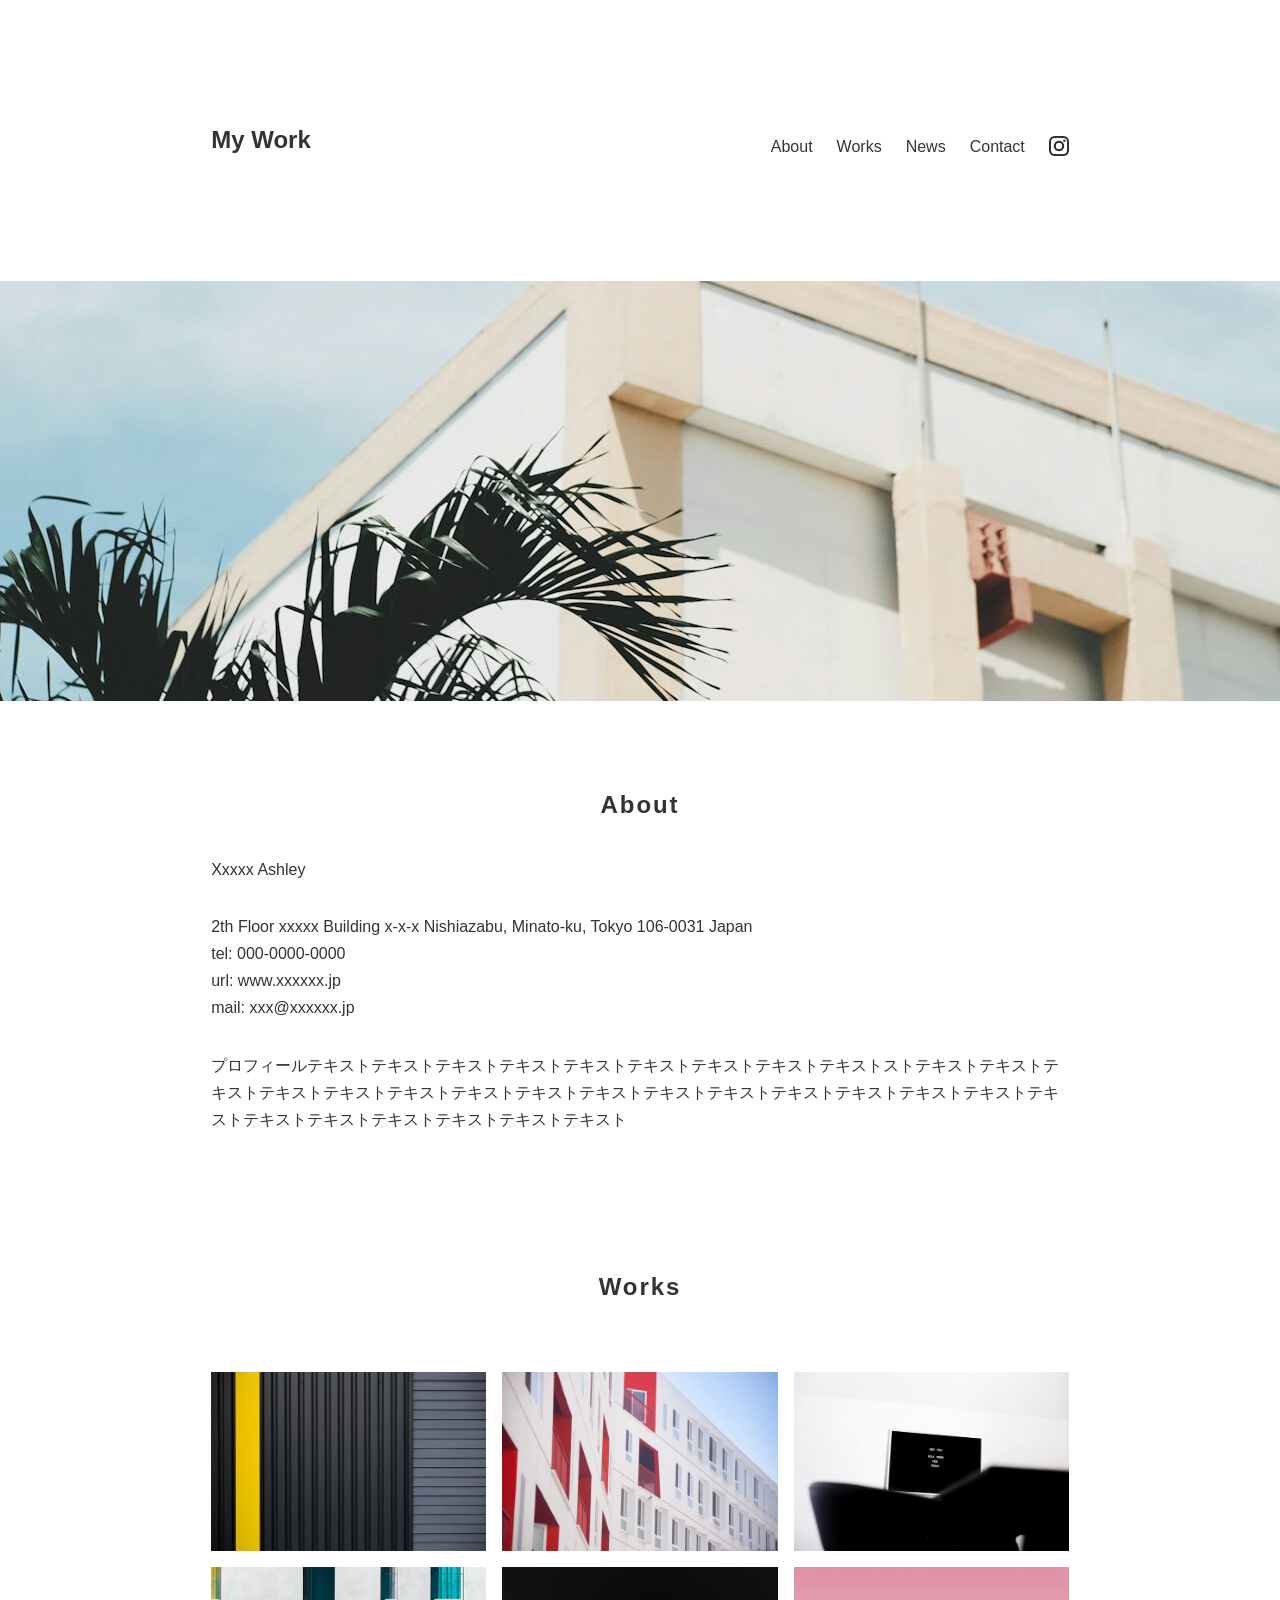
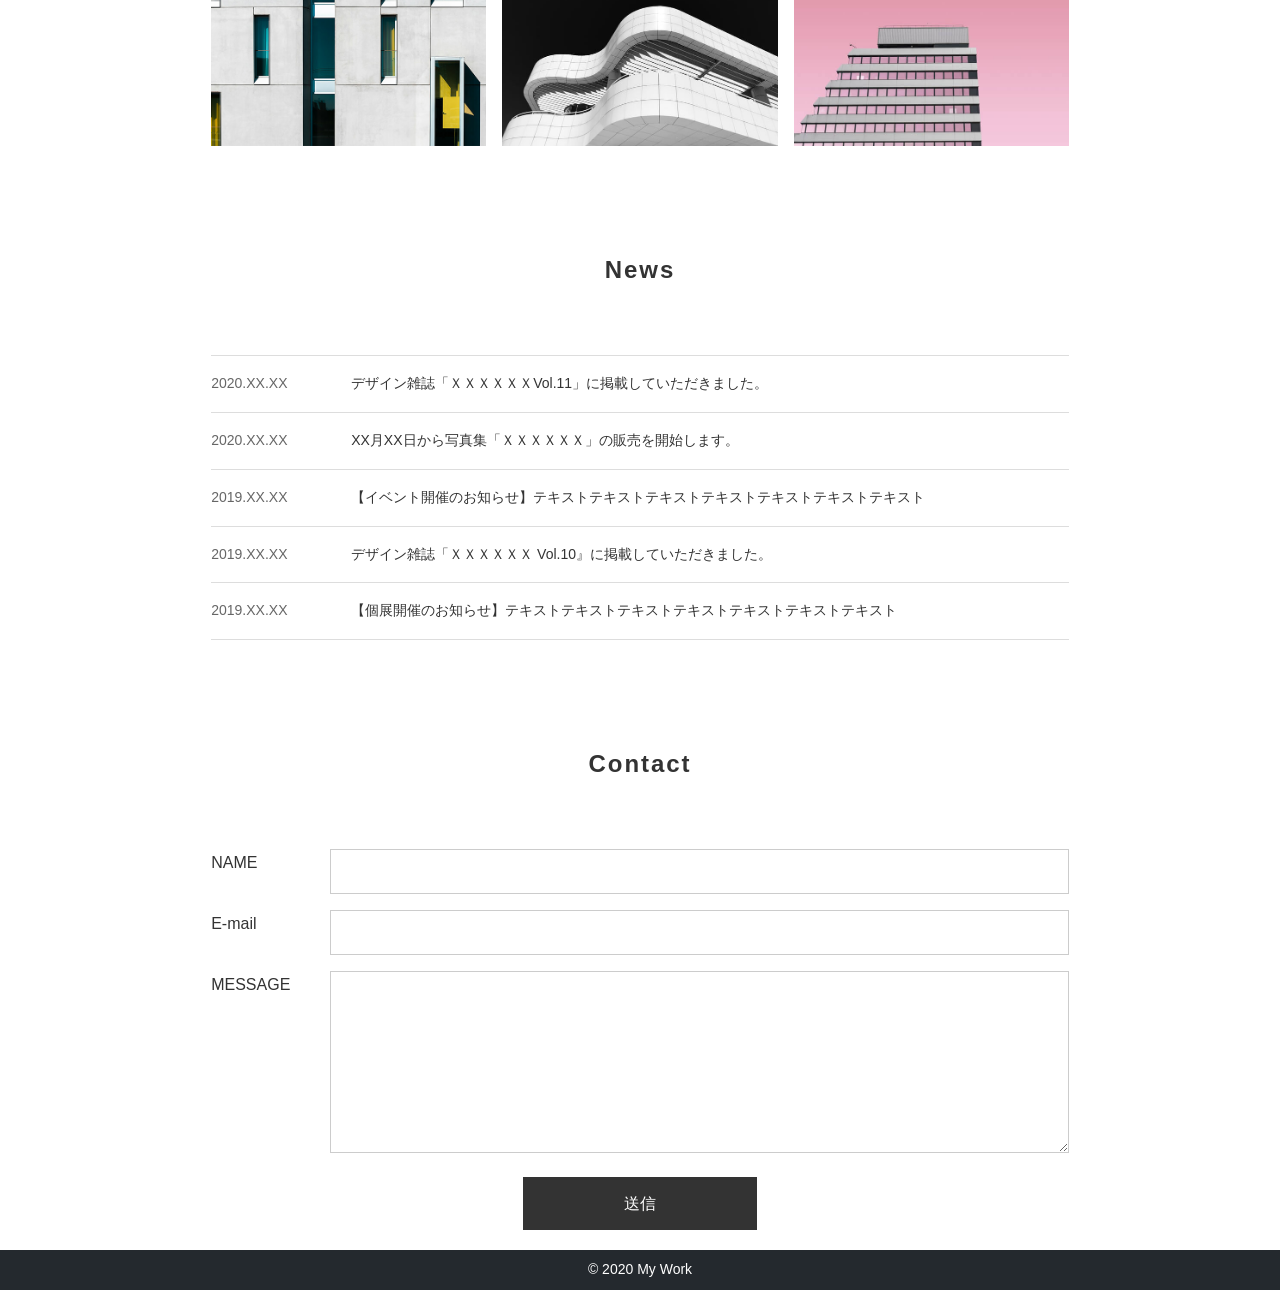
<file: index.html>
<!DOCTYPE html>
<html lang="ja">
  <head>
    <meta charset="utf-8">
    <meta name="viewport" content="width=device-width, initial-scale=1">
    <title>My Work</title>
    <meta name="description" content="">
    <link rel="icon" href="image/favicon.ico">
    <link rel="stylesheet" href="css/style.css">
  </head>

  <body>

    <header class="header">
      <div class="container header__inner">
        <h1 class="header__title">
          <a class="header__link" href="index.html">My Work</a>
        </h1>
        <nav class="header__nav">
          <ul class="header__list">
            <li class="header__card"><a class="header__link" href="about.html">About</a></li>
            <li class="header__card"><a class="header__link" href="works.html">Works</a></li>
            <li class="header__card"><a class="header__link" href="news.html">News</a></li>
            <li class="header__card"><a class="header__link" href="contact.html">Contact</a></li>
            <li class="header__card">
              <a class="header__link" href="https://www.instagram.com/">
                <img class="header__instagram" src="image/icon-instagram.png" alt="">
              </a>
            </li>
          </ul>
        </nav>
      </div>
    </header>

    <main>
      <section class="main-visual">
        <picture class="main-visual__mv">
          <source media="(max-width:600px)" srcset="image/mainvisual-sp.jpg">
          <img class="main-visual__img" src="image/mainvisual-pc.jpg" alt="">
        </picture>
      </section>

      <section class="about section" id="about">
        <div class="container about__inner">
          <h2 class="about__title title">About</h2>
          <div class="about__building">
            <p class="about__text">Xxxxx Ashley</p>
          </div>
          <div class="about__info">
            <p class="about__text">
              2th Floor xxxxx Building x-x-x Nishiazabu, Minato-ku, Tokyo 106-0031 Japan<br>
              tel: 000-0000-0000<br>
              url: www.xxxxxx.jp<br>
              mail: xxx@xxxxxx.jp
            </p>
          </div>
          <div class="about__profile">
            <p class="about__text">
              プロフィールテキストテキストテキストテキストテキストテキストテキストテキストテキストストテキストテキストテキストテキストテキストテキストテキストテキストテキストテキストテキストテキストテキストテキストテキストテキストテキストテキストテキストテキストテキストテキスト
            </p>
          </div>
        </div>
      </section>

      <section class="works section" id="works">
        <div class="container works__inner">
          <h2 class="works__title title">Works</h2>
          <div class="works__list">
            <div class="works__item"><img class="works__img" src="image/works1.jpg" alt=""></div>
            <div class="works__item"><img class="works__img" src="image/works2.jpg" alt=""></div>
            <div class="works__item"><img class="works__img" src="image/works3.jpg" alt=""></div>
            <div class="works__item"><img class="works__img" src="image/works4.jpg" alt=""></div>
            <div class="works__item"><img class="works__img" src="image/works5.jpg" alt=""></div>
            <div class="works__item"><img class="works__img" src="image/works6.jpg" alt=""></div>
          </div>
        </div>
      </section>

      <section class="news section" id="news">
        <div class="container news__inner">
          <h2 class="news__title title">News</h2>
          <table class="news__table">
            <tr class="news__row">
              <th class="news__header">2020.XX.XX</th>
              <td class="news__content">デザイン雑誌「ＸＸＸＸＸＸVol.11」に掲載していただきました。</td>
            </tr>
            <tr class="news__row">
              <th class="news__header">2020.XX.XX</th>
              <td class="news__content">XX月XX日から写真集「ＸＸＸＸＸＸ」の販売を開始します。</td>
            </tr>
            <tr class="news__row">
              <th class="news__header">2019.XX.XX</th>
              <td class="news__content">【イベント開催のお知らせ】テキストテキストテキストテキストテキストテキストテキスト</td>
            </tr>
            <tr class="news__row">
              <th class="news__header">2019.XX.XX</th>
              <td class="news__content">デザイン雑誌「ＸＸＸＸＸＸ Vol.10』に掲載していただきました。</td>
            </tr>
            <tr class="news__row">
              <th class="news__header">2019.XX.XX</th>
              <td class="news__content">【個展開催のお知らせ】テキストテキストテキストテキストテキストテキストテキスト</td>
            </tr>
          </table>
        </div>
      </section>

      <section class="contact section" id="contact">
        <div class="container contact__inner">
          <h2 class="contact__title title">Contact</h2>
          <form class="contact__form" action="#" method="post">
            <div class="contact__row">
              <label class="contact__label" for="contact-name">NAME</label>
              <input class="contact__input" type="text" id="contact-name" name="name">
            </div>
            <div class="contact__row">
              <label class="contact__label" for="contact-email">E-mail</label>
              <input class="contact__input" type="email" id="contact-email" name="email">
            </div>
            <div class="contact__row">
              <label class="contact__label" for="contact-message">MESSAGE</label>
              <textarea class="contact__textarea" id="contact-message" name="message" rows="6"></textarea>
            </div>
            <button class="contact__submit" type="submit">送信</button>
          </form>
        </div>
      </section>

    </main>

    <footer class="footer">
      <div class="container">
        <p class="footer__copyright">&copy; 2020 My Work</p>
      </div>
    </footer>
  </body>
</html>
</file>
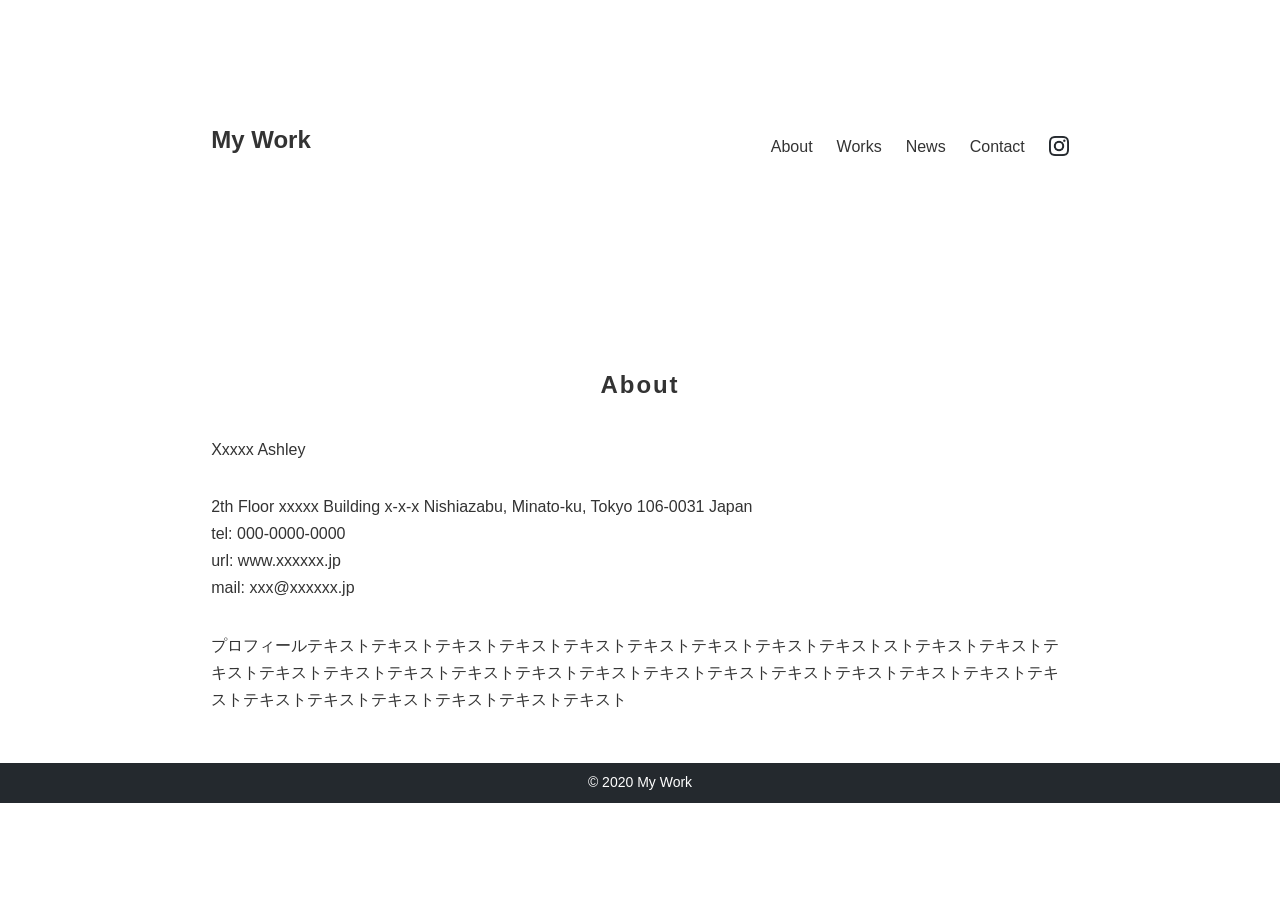
<file: about.html>
<!DOCTYPE html>
<html lang="ja">
  <head>
    <meta charset="utf-8">
    <meta name="viewport" content="width=device-width, initial-scale=1">
    <title>About</title>
    <meta name="description" content="">
    <link rel="icon" href="image/favicon.ico">
    <link rel="stylesheet" href="css/style.css">
  </head>

  <body>

    <header class="header">
      <div class="container header__inner">
        <h1 class="header__title">
          <a class="header__link" href="index.html">My Work</a>
        </h1>
        <nav class="header__nav">
          <ul class="header__list">
            <li class="header__card"><a class="header__link" href="about.html">About</a></li>
            <li class="header__card"><a class="header__link" href="works.html">Works</a></li>
            <li class="header__card"><a class="header__link" href="news.html">News</a></li>
            <li class="header__card"><a class="header__link" href="contact.html">Contact</a></li>
            <li class="header__card">
              <a class="header__link" href="https://www.instagram.com/">
                <img class="header__instagram" src="image/icon-instagram.png" alt="">
              </a>
            </li>
          </ul>
        </nav>
      </div>
    </header>


      <section class="about section" id="about">
        <div class="container about__inner">
          <h2 class="about__title title">About</h2>
          <div class="about__building">
            <p class="about__text">Xxxxx Ashley</p>
          </div>
          <div class="about__info">
            <p class="about__text">
              2th Floor xxxxx Building x-x-x Nishiazabu, Minato-ku, Tokyo 106-0031 Japan<br>
              tel: 000-0000-0000<br>
              url: www.xxxxxx.jp<br>
              mail: xxx@xxxxxx.jp
            </p>
          </div>
          <div class="about__profile">
            <p class="about__text">
              プロフィールテキストテキストテキストテキストテキストテキストテキストテキストテキストストテキストテキストテキストテキストテキストテキストテキストテキストテキストテキストテキストテキストテキストテキストテキストテキストテキストテキストテキストテキストテキストテキスト
            </p>
          </div>
        </div>
      </section>

    <footer class="footer">
      <div class="container">
        <p class="footer__copyright">&copy; 2020 My Work</p>
      </div>
    </footer>

  </body>
</html>
</file>
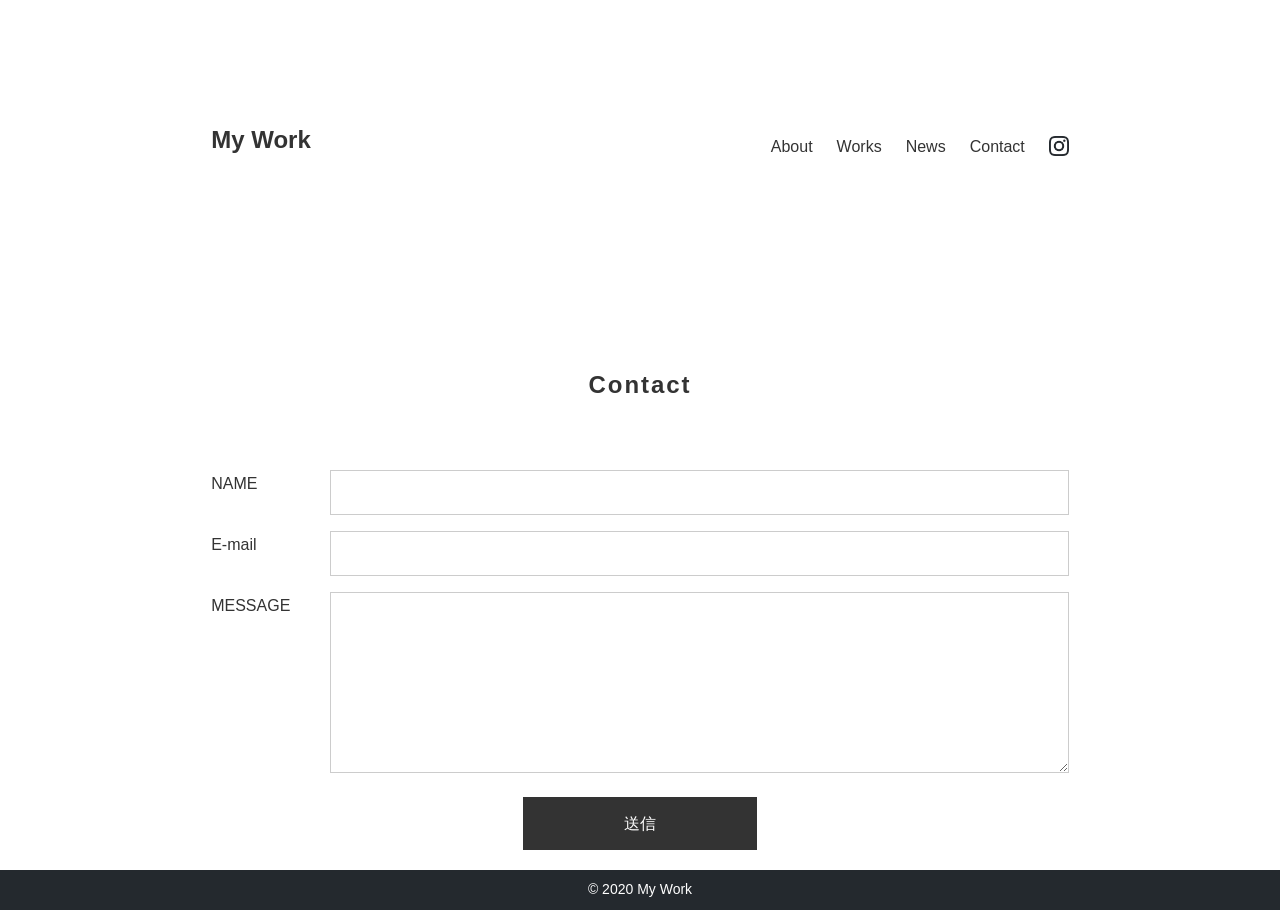
<file: contact.html>
<!DOCTYPE html>
<html lang="ja">
  <head>
    <meta charset="utf-8">
    <meta name="viewport" content="width=device-width, initial-scale=1">
    <title>Contact</title>
    <meta name="description" content="">
    <link rel="icon" href="image/favicon.ico">
    <link rel="stylesheet" href="css/style.css">
  </head>

  <body>

    <header class="header">
      <div class="container header__inner">
        <h1 class="header__title">
          <a class="header__link" href="index.html">My Work</a>
        </h1>
        <nav class="header__nav">
          <ul class="header__list">
            <li class="header__card"><a class="header__link" href="about.html">About</a></li>
            <li class="header__card"><a class="header__link" href="works.html">Works</a></li>
            <li class="header__card"><a class="header__link" href="news.html">News</a></li>
            <li class="header__card"><a class="header__link" href="contact.html">Contact</a></li>
            <li class="header__card">
              <a class="header__link" href="https://www.instagram.com/">
                <img class="header__instagram" src="image/icon-instagram.png" alt="">
              </a>
            </li>
          </ul>
        </nav>
      </div>
    </header>

      <section class="contact section" id="contact">
        <div class="container contact__inner">
          <h2 class="contact__title title">Contact</h2>
          <form class="contact__form" action="#" method="post">
            <div class="contact__row">
              <label class="contact__label" for="contact-name">NAME</label>
              <input class="contact__input" type="text" id="contact-name" name="name">
            </div>
            <div class="contact__row">
              <label class="contact__label" for="contact-email">E-mail</label>
              <input class="contact__input" type="email" id="contact-email" name="email">
            </div>
            <div class="contact__row">
              <label class="contact__label" for="contact-message">MESSAGE</label>
              <textarea class="contact__textarea" id="contact-message" name="message" rows="6"></textarea>
            </div>
            <button class="contact__submit" type="submit">送信</button>
          </form>
        </div>
      </section>
      
    <footer class="footer">
      <div class="container">
        <p class="footer__copyright">&copy; 2020 My Work</p>
      </div>
    </footer>

  </body>
</html>
</file>
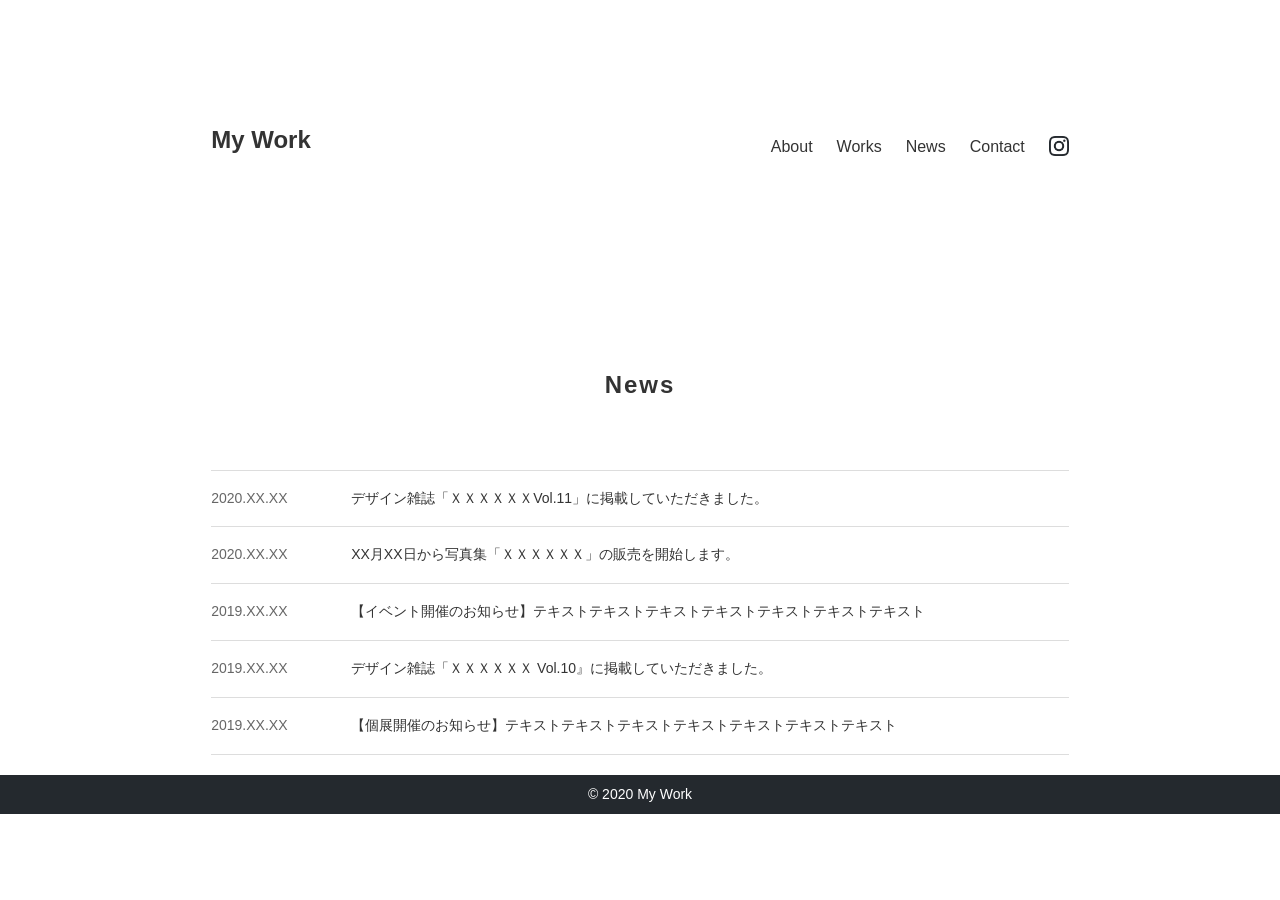
<file: news.html>
<!DOCTYPE html>
<html lang="ja">
  <head>
    <meta charset="utf-8">
    <meta name="viewport" content="width=device-width, initial-scale=1">
    <title>News</title>
    <meta name="description" content="">
    <link rel="icon" href="image/favicon.ico">
    <link rel="stylesheet" href="css/style.css">
  </head>

  <body>

    <header class="header">
      <div class="container header__inner">
        <h1 class="header__title">
          <a class="header__link" href="index.html">My Work</a>
        </h1>
        <nav class="header__nav">
          <ul class="header__list">
            <li class="header__card"><a class="header__link" href="about.html">About</a></li>
            <li class="header__card"><a class="header__link" href="works.html">Works</a></li>
            <li class="header__card"><a class="header__link" href="news.html">News</a></li>
            <li class="header__card"><a class="header__link" href="contact.html">Contact</a></li>
            <li class="header__card">
              <a class="header__link" href="https://www.instagram.com/">
                <img class="header__instagram" src="image/icon-instagram.png" alt="">
              </a>
            </li>
          </ul>
        </nav>
      </div>
    </header>

      <section class="news section" id="news">
        <div class="container news__inner">
          <h2 class="news__title title">News</h2>
          <table class="news__table">
            <tr class="news__row">
              <th class="news__header">2020.XX.XX</th>
              <td class="news__content">デザイン雑誌「ＸＸＸＸＸＸVol.11」に掲載していただきました。</td>
            </tr>
            <tr class="news__row">
              <th class="news__header">2020.XX.XX</th>
              <td class="news__content">XX月XX日から写真集「ＸＸＸＸＸＸ」の販売を開始します。</td>
            </tr>
            <tr class="news__row">
              <th class="news__header">2019.XX.XX</th>
              <td class="news__content">【イベント開催のお知らせ】テキストテキストテキストテキストテキストテキストテキスト</td>
            </tr>
            <tr class="news__row">
              <th class="news__header">2019.XX.XX</th>
              <td class="news__content">デザイン雑誌「ＸＸＸＸＸＸ Vol.10』に掲載していただきました。</td>
            </tr>
            <tr class="news__row">
              <th class="news__header">2019.XX.XX</th>
              <td class="news__content">【個展開催のお知らせ】テキストテキストテキストテキストテキストテキストテキスト</td>
            </tr>
          </table>
        </div>
      </section>

    <footer class="footer">
      <div class="container">
        <p class="footer__copyright">&copy; 2020 My Work</p>
      </div>
    </footer>

  </body>
</html>
</file>
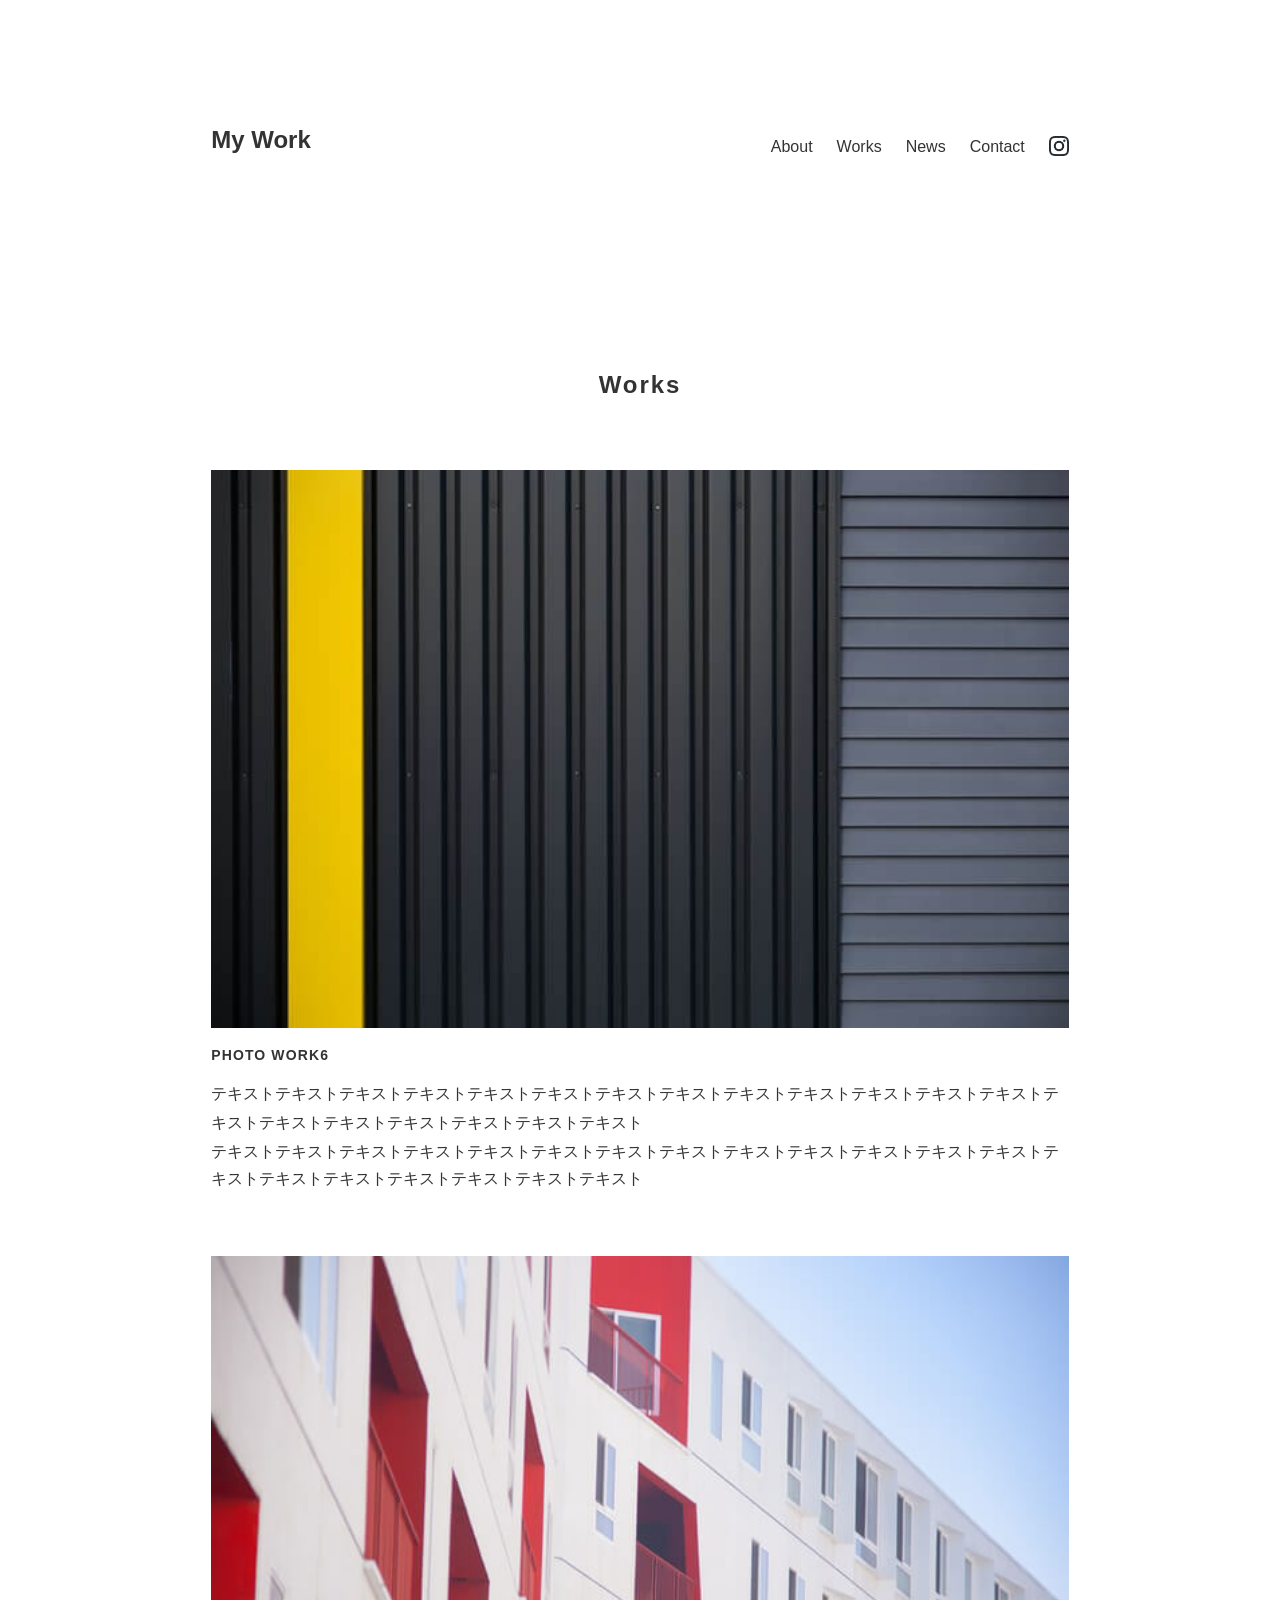
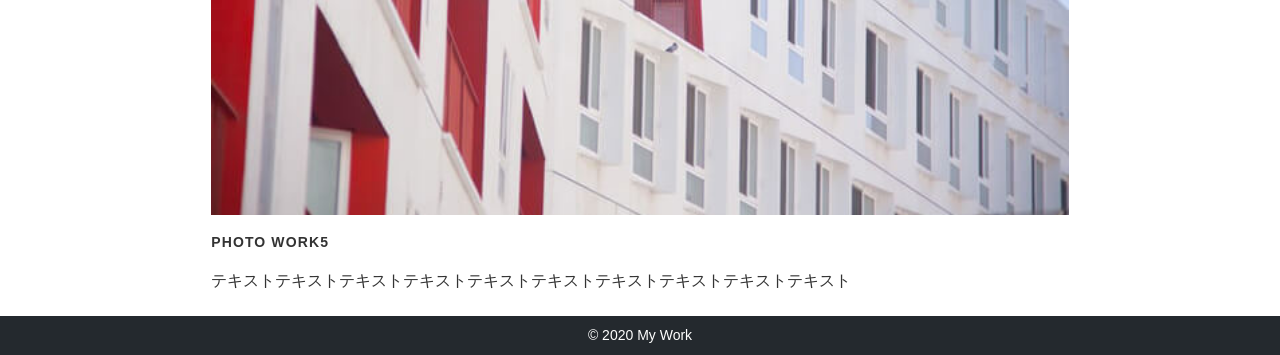
<file: works.html>
<!DOCTYPE html>
<html lang="ja">
  <head>
    <meta charset="utf-8">
    <meta name="viewport" content="width=device-width, initial-scale=1">
    <title>Works</title>
    <meta name="description" content="">
    <link rel="icon" href="image/favicon.ico">
    <link rel="stylesheet" href="css/style.css">
  </head>

  <body>

    <header class="header">
      <div class="container header__inner">
        <h1 class="header__title">
          <a class="header__link" href="index.html">My Work</a>
        </h1>
        <nav class="header__nav">
          <ul class="header__list">
            <li class="header__card"><a class="header__link" href="about.html">About</a></li>
            <li class="header__card"><a class="header__link" href="works.html">Works</a></li>
            <li class="header__card"><a class="header__link" href="news.html">News</a></li>
            <li class="header__card"><a class="header__link" href="contact.html">Contact</a></li>
            <li class="header__card">
              <a class="header__link" href="https://www.instagram.com/">
                <img class="header__instagram" src="image/icon-instagram.png" alt="">
              </a>
            </li>
          </ul>
        </nav>
      </div>
    </header>


    <section class="works-page section" id="works">
        <div class="container works-page__inner">
          <h2 class="works-page__title title">Works</h2>
          <div class="works-page__list">

            <article class="work">
              <img class="work__image" src="image/works1.jpg" alt="">
              <h3 class="work__title">PHOTO WORK6</h3>
              <p class="work__text">
                テキストテキストテキストテキストテキストテキストテキストテキストテキストテキストテキストテキストテキストテキストテキストテキストテキストテキストテキストテキスト
              </p>
              <p>
                テキストテキストテキストテキストテキストテキストテキストテキストテキストテキストテキストテキストテキストテキストテキストテキストテキストテキストテキストテキスト
              </p>
            </article>

            <article class="work">
              <img class="work__image" src="image/works2.jpg" alt="">
              <h3 class="work__title">PHOTO WORK5</h3>
              <p class="work__text">
                テキストテキストテキストテキストテキストテキストテキストテキストテキストテキスト
              </p>
            </article>
          </div>
        </div>
      </section>

    <footer class="footer">
      <div class="container">
        <p class="footer__copyright">&copy; 2020 My Work</p>
      </div>
    </footer>

  </body>
</html>
</file>
<file: css/style.css>
*,
*::before,
*::after {
  -webkit-box-sizing: border-box;
          box-sizing: border-box;
}

html {
  font-size: 100%;
}

body {
  margin: 0;
  color: #333;
  line-height: 1.7;
  font-family: "Noto Sans JP", sans-serif;
  background-color: #fff;
}

img {
  max-width: 100%;
  height: auto;
  vertical-align: bottom;
}

a {
  color: inherit;
  text-decoration: none;
}

ul,
ol {
  margin: 0;
  padding: 0;
  list-style: none;
}

h1,
h2,
h3,
h4,
p,
figure,
blockquote,
dl,
dd {
  margin: 0;
}

table {
  border-collapse: collapse;
  border-spacing: 0;
}

button,
input,
textarea,
select {
  font: inherit;
}

.header {
  padding: 120px 0;
}
.header__title {
  font-size: 24px;
  font-weight: 700;
}
.header__nav {
  margin-top: 12px;
}
.header__list {
  display: -webkit-box;
  display: -ms-flexbox;
  display: flex;
  gap: 24px;
  -webkit-box-align: center;
      -ms-flex-align: center;
          align-items: center;
  -ms-flex-wrap: wrap;
      flex-wrap: wrap;
}

.section {
  padding: 20px 0;
}

.container {
  max-width: 960px;
  margin: 0 auto;
  padding: 0 4%;
}

.main-visual {
  width: 100%;
}

.title {
  font-size: 24px;
  font-weight: 700;
  letter-spacing: 0.08em;
  text-align: center;
  margin: 64px auto;
}

.header__link {
  color: inherit;
}
.header__instagram {
  width: 20px;
  height: 20px;
  display: block;
}

.contact__input, .contact__textarea {
  width: 100%;
  border: 1px solid #ccc;
  padding: 8px 12px;
}
.contact__submit {
  display: block;
  margin: 24px auto 0;
  padding: 12px 100px;
  color: #fff;
  border: 1px solid #333;
  background-color: #333;
  cursor: pointer;
}

.header__inner {
  display: -webkit-box;
  display: -ms-flexbox;
  display: flex;
  -webkit-box-align: center;
      -ms-flex-align: center;
          align-items: center;
  -webkit-box-pack: justify;
      -ms-flex-pack: justify;
          justify-content: space-between;
}

.main-visual__img {
  width: 100%;
  height: 420px;
  -o-object-fit: cover;
     object-fit: cover;
}

.about__title {
  margin-bottom: 30px;
}
.about__text {
  font-size: 16px;
  margin-bottom: 30px;
}

.works__list {
  display: -webkit-box;
  display: -ms-flexbox;
  display: flex;
  -ms-flex-wrap: wrap;
      flex-wrap: wrap;
  gap: 16px;
}
.works__item {
  width: calc((100% - 32px) / 3);
}

.news__table {
  width: 100%;
  margin-top: 32px;
}
.news__row:first-child {
  border-top: 1px solid #ddd;
}
.news__row {
  border-bottom: 1px solid #ddd;
}
.news__header {
  width: 140px;
  font-weight: normal;
  color: #666;
}
.news__header, .news__content {
  padding: 16px 0;
  font-size: 14px;
  text-align: left;
  vertical-align: top;
}

.contact__row {
  display: -webkit-box;
  display: -ms-flexbox;
  display: flex;
  gap: 16px;
  margin-bottom: 16px;
}
.contact__label {
  width: 120px;
}

.footer {
  padding: 8px 0;
  background-color: #24292e;
  text-align: center;
}
.footer__copyright {
  font-size: 14px;
  color: #fff;
}

.works-page__list {
  display: grid;
  gap: 64px;
}

.work__image {
  width: 100%;
  height: auto;
  display: block;
}
.work__title {
  margin-top: 16px;
  font-size: 14px;
  letter-spacing: 0.08em;
}
.work__text {
  margin-top: 12px;
  line-height: 1.8;
}

@media (max-width: 600px) {
  .header {
    padding: 12px 0;
  }
  .header__inner {
    -webkit-box-orient: vertical;
    -webkit-box-direction: normal;
        -ms-flex-direction: column;
            flex-direction: column;
  }
  .works__item {
    width: 100%;
  }
  .news__table, .news__row, .news__header, .news__content {
    display: block;
    width: 100%;
    padding: 0 4px;
  }
  .news__header {
    padding: 12px 0px 4px;
  }
  .news__content {
    padding: 0 0 12px;
  }
  .works-page__list {
    gap: 40px;
  }
}/*# sourceMappingURL=style.css.map */
</file>
